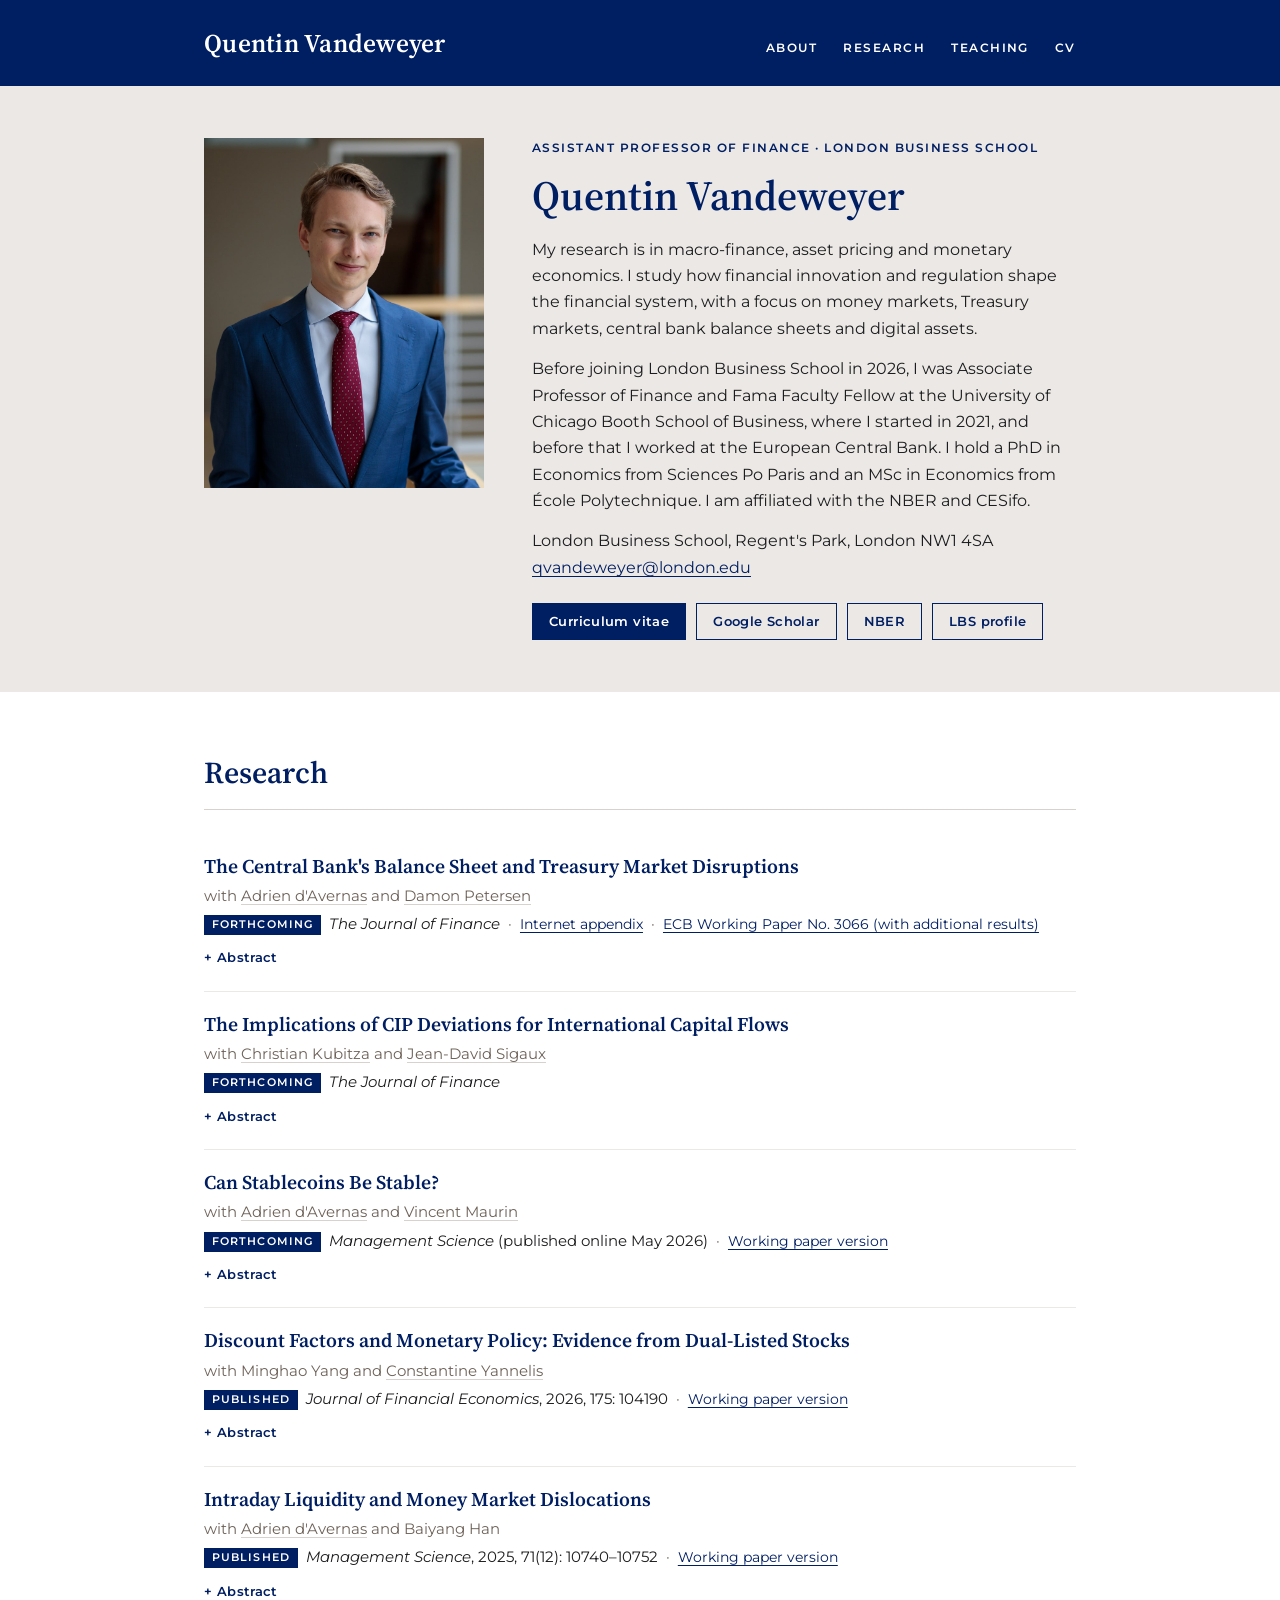
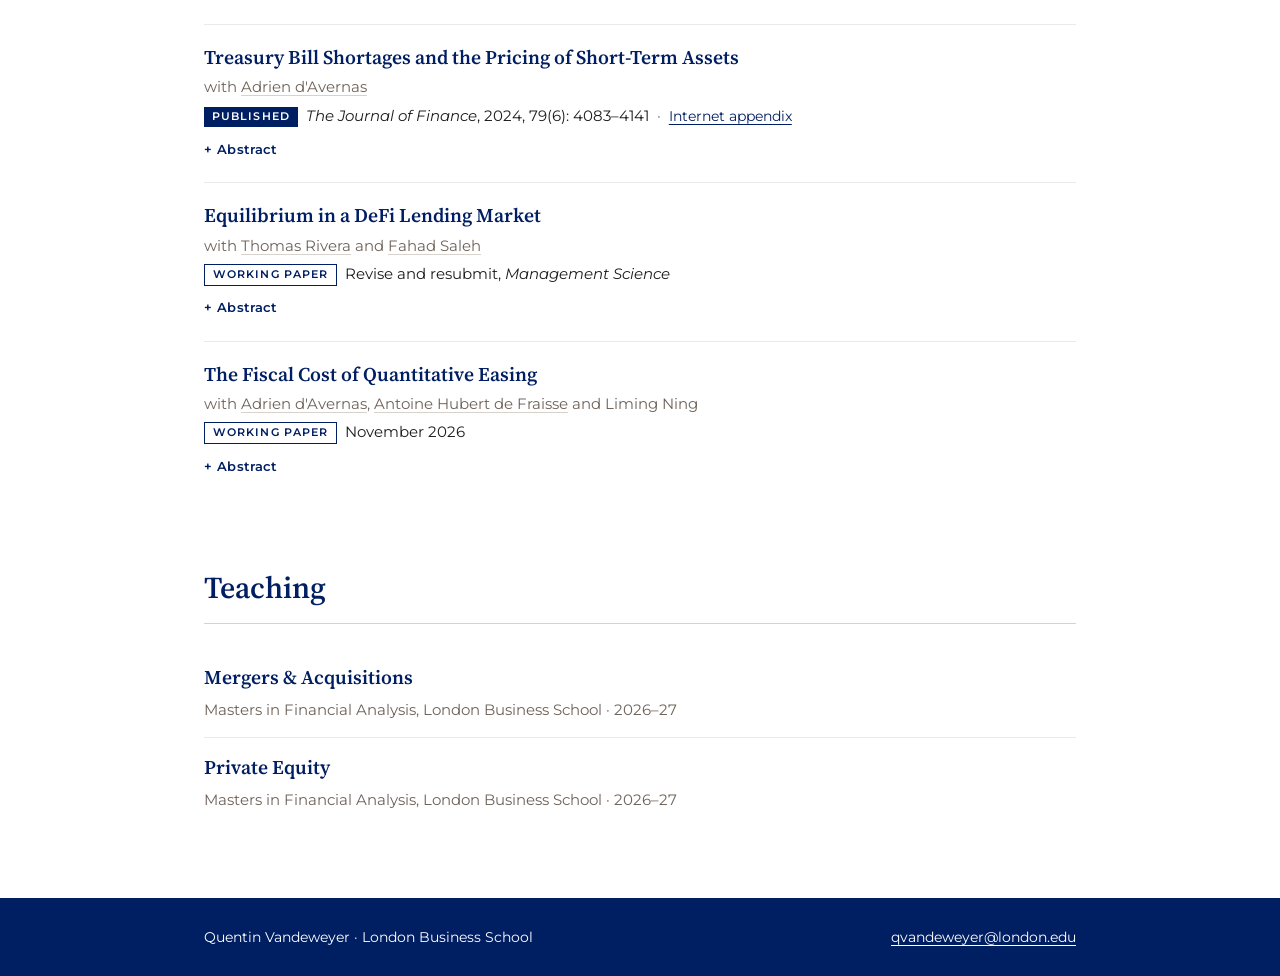
<file: index.html>
<!doctype html>
<html lang="en">
<head>
  <meta charset="utf-8">
  <meta name="viewport" content="width=device-width, initial-scale=1">
  <title>Quentin Vandeweyer</title>
  <meta name="description" content="Quentin Vandeweyer, Assistant Professor of Finance at London Business School. Research in macro-finance, asset pricing and monetary economics.">
  <link rel="icon" href="assets/favicon.svg" type="image/svg+xml">
  <link rel="preconnect" href="https://fonts.googleapis.com">
  <link rel="preconnect" href="https://fonts.gstatic.com" crossorigin>
  <link href="https://fonts.googleapis.com/css2?family=Montserrat:wght@400;600&family=Source+Serif+4:opsz,wght@8..60,600&display=swap" rel="stylesheet">
  <link rel="stylesheet" href="style.css">
</head>
<body>

<header class="masthead">
  <div class="wrap">
    <a class="name" href="#top">Quentin Vandeweyer</a>
    <nav>
      <a href="#about">About</a>
      <a href="#research">Research</a>
      <a href="#teaching">Teaching</a>
      <a href="cv/cv.pdf">CV</a>
    </nav>
  </div>
</header>

<main id="top">

<section class="intro" id="about">
  <div class="wrap">
    <img src="assets/photo.jpg" alt="Portrait of Quentin Vandeweyer" width="900" height="1125">
    <div>
      <p class="role">Assistant Professor of Finance &middot; London Business School</p>
      <h1>Quentin Vandeweyer</h1>
      <p>My research is in macro-finance, asset pricing and monetary economics. I study how financial innovation and regulation shape the financial system, with a focus on money markets, Treasury markets, central bank balance sheets and digital assets.</p>
      <p>Before joining London Business School in 2026, I was Associate Professor of Finance and Fama Faculty Fellow at the University of Chicago Booth School of Business, where I started in 2021, and before that I worked at the European Central Bank. I hold a PhD in Economics from Sciences Po Paris and an MSc in Economics from &Eacute;cole Polytechnique. I am affiliated with the NBER and CESifo.</p>
      <p>London Business School, Regent's Park, London NW1 4SA<br>
         <a href="mailto:qvandeweyer@london.edu">qvandeweyer@london.edu</a></p>
      <div class="links">
        <a class="primary" href="cv/cv.pdf">Curriculum vitae</a>
        <a href="https://scholar.google.com/citations?user=d5ex_toAAAAJ&amp;hl=en">Google Scholar</a>
        <a href="https://www.nber.org/people/quentin_vandeweyer">NBER</a>
        <a href="https://www.london.edu/faculty-and-research/faculty-profiles/q/quentin-vandeweyer">LBS profile</a>
      </div>
    </div>
  </div>
</section>

<div class="wrap">

<section class="block" id="research">
  <h2>Research</h2>
  <ol class="papers">
    <li class="paper">
      <h3><a href="papers/treasury_disruptions_jul2026.pdf">The Central Bank&#x27;s Balance Sheet and Treasury Market Disruptions</a></h3>
      <p class="authors">with <a href="https://www.adriendavernas.com/">Adrien d&#x27;Avernas</a> and <a href="https://www.damonpetersen.com/home">Damon Petersen</a></p>
      <p class="status"><span class="tag">Forthcoming</span><em>The Journal of Finance</em><span class="sep">&middot;</span><a class="extra" href="papers/treasury_disruptions_internet_appendix_jul2026.pdf">Internet appendix</a><span class="sep">&middot;</span><a class="extra" href="https://www.ecb.europa.eu/pub/pdf/scpwps/ecb.wp3066~0891594d15.en.pdf">ECB Working Paper No. 3066 (with additional results)</a></p>
      <details>
        <summary>Abstract</summary>
        <p>We study how banking regulation and the central bank balance sheet jointly influence Treasury market fragility. In a dynamic general equilibrium model, leverage-ratio requirements push Treasuries from banks to unregulated hedge funds that arbitrage the cash-futures basis, while intraday reserve regulations constrain banks&#x27; repo lending to hedge funds when repo funding is stressed. As a result, the likelihood and severity of disruptions&mdash;and, via hedge funds&#x27; compensation for liquidity risk, the cash-futures basis&mdash;depend on the size of the central bank&#x27;s balance sheet and the expected duration of shocks.</p>
      </details>
    </li>

    <li class="paper">
      <h3><a href="papers/cip_deviations_sep2026.pdf">The Implications of CIP Deviations for International Capital Flows</a></h3>
      <p class="authors">with <a href="https://www.christiankubitza.com/">Christian Kubitza</a> and <a href="https://sites.google.com/site/jeandavidsigaux">Jean-David Sigaux</a></p>
      <p class="status"><span class="tag">Forthcoming</span><em>The Journal of Finance</em></p>
      <details>
        <summary>Abstract</summary>
        <p>We study how deviations from covered interest rate parity affect international capital flows using novel data that combine euro-area FX derivatives with securities holdings statistics. Non-bank investors hedge nearly half of their USD exposures, primarily with short-term derivatives, creating a significant maturity mismatch with their bond holdings. Consistent with a currency-hedging channel, USD bond holdings decline following a widening of the USD&ndash;EUR cross-currency basis, especially for investors with larger hedging rollover needs. These bond-demand shifts significantly affect U.S. and euro-area bond prices. Our findings establish a new determinant of international capital flows with important consequences for financial stability.</p>
      </details>
    </li>

    <li class="paper">
      <h3><a href="https://doi.org/10.1287/mnsc.2024.06992">Can Stablecoins Be Stable?</a></h3>
      <p class="authors">with <a href="https://www.adriendavernas.com/">Adrien d&#x27;Avernas</a> and <a href="https://sites.google.com/site/vincentmmaurin/home">Vincent Maurin</a></p>
      <p class="status"><span class="tag">Forthcoming</span><em>Management Science</em> (published online May 2026)<span class="sep">&middot;</span><a class="extra" href="papers/stablecoins_feb2026.pdf">Working paper version</a></p>
      <details>
        <summary>Abstract</summary>
        <p>This paper provides a general model of stablecoins, cryptocurrencies pegged to a traditional currency. We characterize the optimal design of a stablecoin protocol that generates seigniorage fees from issuance. We use this framework to assess the ability of various protocol designs to maintain the peg. Our model rationalizes algorithmic backing of stablecoins but highlights its greater fragility relative to collateralization. Immutable smart contracts improve stability because the issuer suffers from a commitment problem. Even under full collateralization, promises to repurchase stablecoins when demand drops are not credible. Alternatively, the protocol can restore commitment by decentralizing issuance, and this highlights a new benefit of DeFi protocols.</p>
      </details>
    </li>

    <li class="paper">
      <h3><a href="https://doi.org/10.1016/j.jfineco.2025.104190">Discount Factors and Monetary Policy: Evidence from Dual-Listed Stocks</a></h3>
      <p class="authors">with Minghao Yang and <a href="https://www.econ.cam.ac.uk/people/academic/constantine-yannelis">Constantine Yannelis</a></p>
      <p class="status"><span class="tag">Published</span><em>Journal of Financial Economics</em>, 2026, 175: 104190<span class="sep">&middot;</span><a class="extra" href="papers/dual_listed_aug2025.pdf">Working paper version</a></p>
      <details>
        <summary>Abstract</summary>
        <p>This paper studies the transmission of monetary policy to the stock market through investors&#x27; discount factors. To isolate this channel, we investigate the effect of US monetary policy surprises on the ratio of prices of the same stock listed simultaneously in Hong Kong and Mainland China. We identify a strong discount rate channel driven exclusively by cycle-amplifying surprises, defined as rate cuts during easing cycles and surprise hikes during tightening cycles. A 100 basis point of such cycle-amplifying surprise induces a 30 basis point change in the price ratio within five days.</p>
      </details>
    </li>

    <li class="paper">
      <h3><a href="https://doi.org/10.1287/mnsc.2023.04037">Intraday Liquidity and Money Market Dislocations</a></h3>
      <p class="authors">with <a href="https://www.adriendavernas.com/">Adrien d&#x27;Avernas</a> and Baiyang Han</p>
      <p class="status"><span class="tag">Published</span><em>Management Science</em>, 2025, 71(12): 10740&ndash;10752<span class="sep">&middot;</span><a class="extra" href="papers/intraday_liquidity_draft_december_2024.pdf">Working paper version</a></p>
      <details>
        <summary>Abstract</summary>
        <p>This paper proposes a new model of monetary policy implementation to account for two key developments: (i) the introduction of intraday liquidity requirements and (ii) the decreasing relevance of the federal funds market in favor of repurchase agreement (repo) markets with nonbank participants. Our paper studies how liquidity requirements prevent banks from arbitraging between the fed funds and repo markets and generate large repo spikes. We propose a simple measure of excess intraday reserves. Consistent with our theory, this metric is close to zero in 2019Q2, when U.S. repo markets experienced a spike of 400 basis points.</p>
      </details>
    </li>

    <li class="paper">
      <h3><a href="https://doi.org/10.1111/jofi.13376">Treasury Bill Shortages and the Pricing of Short-Term Assets</a></h3>
      <p class="authors">with <a href="https://www.adriendavernas.com/">Adrien d&#x27;Avernas</a></p>
      <p class="status"><span class="tag">Published</span><em>The Journal of Finance</em>, 2024, 79(6): 4083&ndash;4141<span class="sep">&middot;</span><a class="extra" href="papers/t-bill-shortage-internet-appendix.pdf">Internet appendix</a></p>
      <details>
        <summary>Abstract</summary>
        <p>We propose a model of post-Great Financial Crisis (GFC) money markets and monetary policy implementation. In our framework, capital regulation may deter banks from intermediating liquidity derived from holding reserves to shadow banks. Consequently, money markets can be segmented, and the scarcity of Treasury bills available to shadow banks is the main driver of short-term spreads. In this regime, open market operations have an inverse effect on net liquidity provision when swapping ample reserves for scarce T-bills or repos. Our model quantitatively accounts for post-2010 time series for repo rates, T-bill yields, and the Fed&#x27;s reverse repo facility usage.</p>
      </details>
    </li>

    <li class="paper">
      <h3><a href="papers/defi_lending_sep2026.pdf">Equilibrium in a DeFi Lending Market</a></h3>
      <p class="authors">with <a href="https://sites.google.com/site/thomasjriveraecon/home">Thomas Rivera</a> and <a href="https://www.fahadsaleh.com/">Fahad Saleh</a></p>
      <p class="status"><span class="tag wp">Working paper</span>Revise and resubmit, <em>Management Science</em></p>
      <details>
        <summary>Abstract</summary>
        <p>We provide an economic model of a Decentralized Lending Protocol (DLP) and analyze its novel pricing mechanism. We show that the mechanism admits a unique equilibrium under general conditions, allowing for risk aversion and incomplete information. Additionally, we demonstrate that when borrowers and lenders are fully informed about the state of the credit market, then the DLP can generate approximately efficient interest rates even if the DLP pricing mechanism cannot condition on the state of the credit market. In contrast, we show that if users face uncertainty about the state of the credit market, then any DLP pricing mechanism must generate interest rates that are inefficient. Given these findings, our results highlight that the key inefficiency of the DLP pricing mechanism arises from uncertainty faced by DLP users.</p>
      </details>
    </li>

    <li class="paper">
      <h3><a href="papers/fiscal_cost_qe_nov2026.pdf">The Fiscal Cost of Quantitative Easing</a></h3>
      <p class="authors">with <a href="https://www.adriendavernas.com/">Adrien d&#x27;Avernas</a>, <a href="https://antoinehubertdefraisse.github.io/">Antoine Hubert de Fraisse</a> and Liming Ning</p>
      <p class="status"><span class="tag wp">Working paper</span>November 2026</p>
      <details>
        <summary>Abstract</summary>
        <p>Quantitative easing (QE) shortens the duration of the consolidated public balance sheet, swapping long-term government bonds for short, floating-rate liabilities and shifting interest-rate risk onto taxpayers. In segmented bond markets this transfer can support real activity, but the state-contingent losses must be financed with distortionary taxes. We quantify the ex ante fiscal-efficiency cost by mapping forecasted QE-portfolio returns into expected tax deadweight losses. Across U.S. QE programs, the expected cost is 0.35% of GDP&mdash;below published output-effect estimates&mdash;with a conservative bound of 1.35%. Yet the distribution is wide: across programs, 95th-percentile losses sum to 6.65% of GDP.</p>
      </details>
    </li>

  </ol>
</section>

<section class="block" id="teaching">
  <h2>Teaching</h2>
  <ul class="courses">
    <li class="course">
      <h3>Mergers &amp; Acquisitions</h3>
      <p class="authors">Masters in Financial Analysis, London Business School &middot; 2026&ndash;27</p>
    </li>
    <li class="course">
      <h3>Private Equity</h3>
      <p class="authors">Masters in Financial Analysis, London Business School &middot; 2026&ndash;27</p>
    </li>
  </ul>
</section>

</div>
</main>

<footer>
  <div class="wrap">
    <span>Quentin Vandeweyer &middot; London Business School</span>
    <a href="mailto:qvandeweyer@london.edu">qvandeweyer@london.edu</a>
  </div>
</footer>

</body>
</html>
</file>
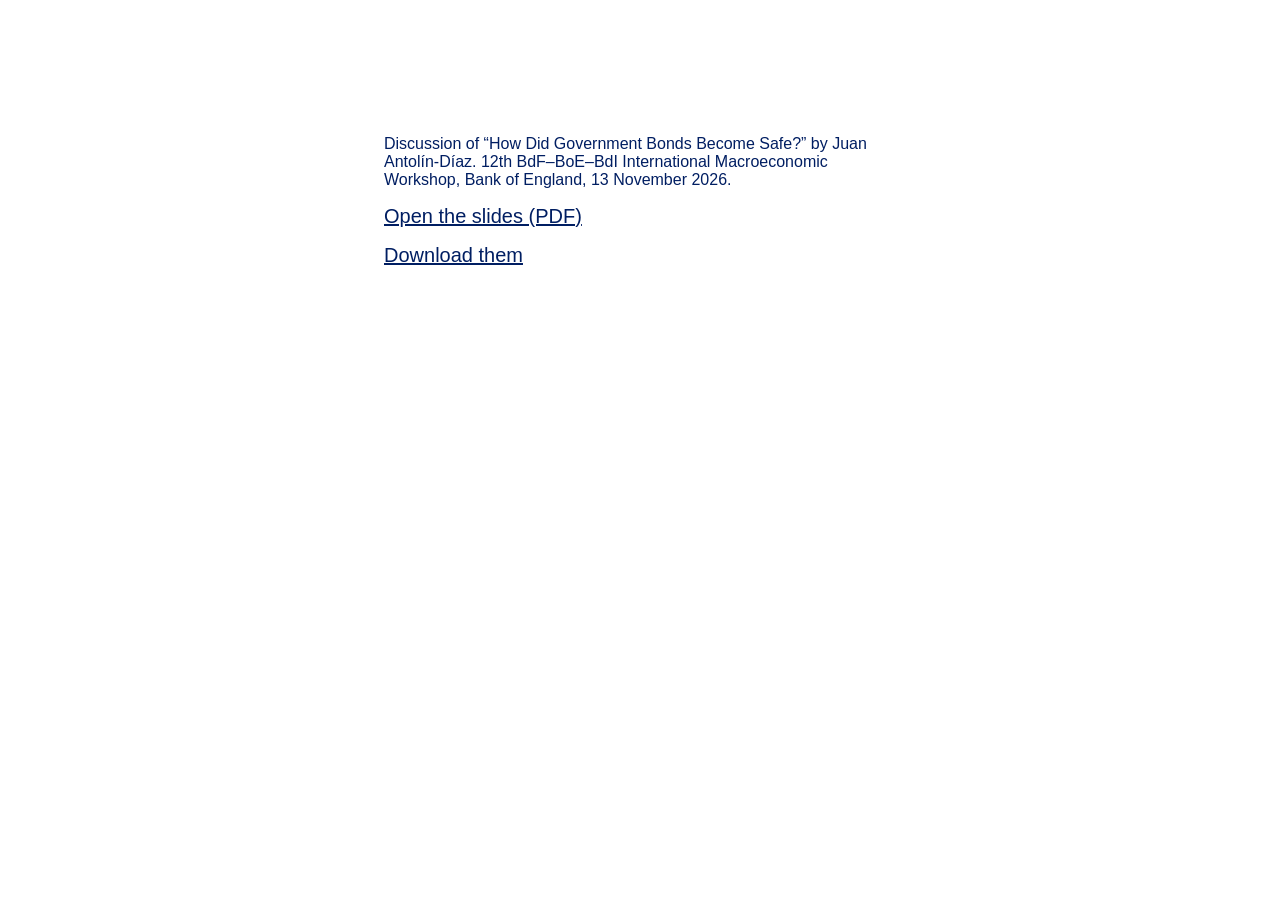
<file: boe2026/index.html>
<!doctype html>
<html lang="en">
<head>
<meta charset="utf-8">
<meta name="viewport" content="width=device-width, initial-scale=1">
<meta name="robots" content="noindex, nofollow">
<title>Slides</title>
<meta http-equiv="refresh" content="0; url=Discussion_AntolinDiaz_BoE_IMW_2026.pdf">
<style>
  body { font-family: -apple-system, "Helvetica Neue", Arial, sans-serif; margin: 15vh auto; max-width: 32rem; padding: 0 1rem; color: #001E62; }
  a { display: block; margin: 1rem 0; font-size: 1.25rem; color: #001E62; }
</style>
</head>
<body>
<p>Discussion of &ldquo;How Did Government Bonds Become Safe?&rdquo; by Juan Antol&iacute;n-D&iacute;az. 12th BdF&ndash;BoE&ndash;BdI International Macroeconomic Workshop, Bank of England, 13 November 2026.</p>
<a href="Discussion_AntolinDiaz_BoE_IMW_2026.pdf">Open the slides (PDF)</a>
<a href="Discussion_AntolinDiaz_BoE_IMW_2026.pdf" download>Download them</a>
</body>
</html>
</file>
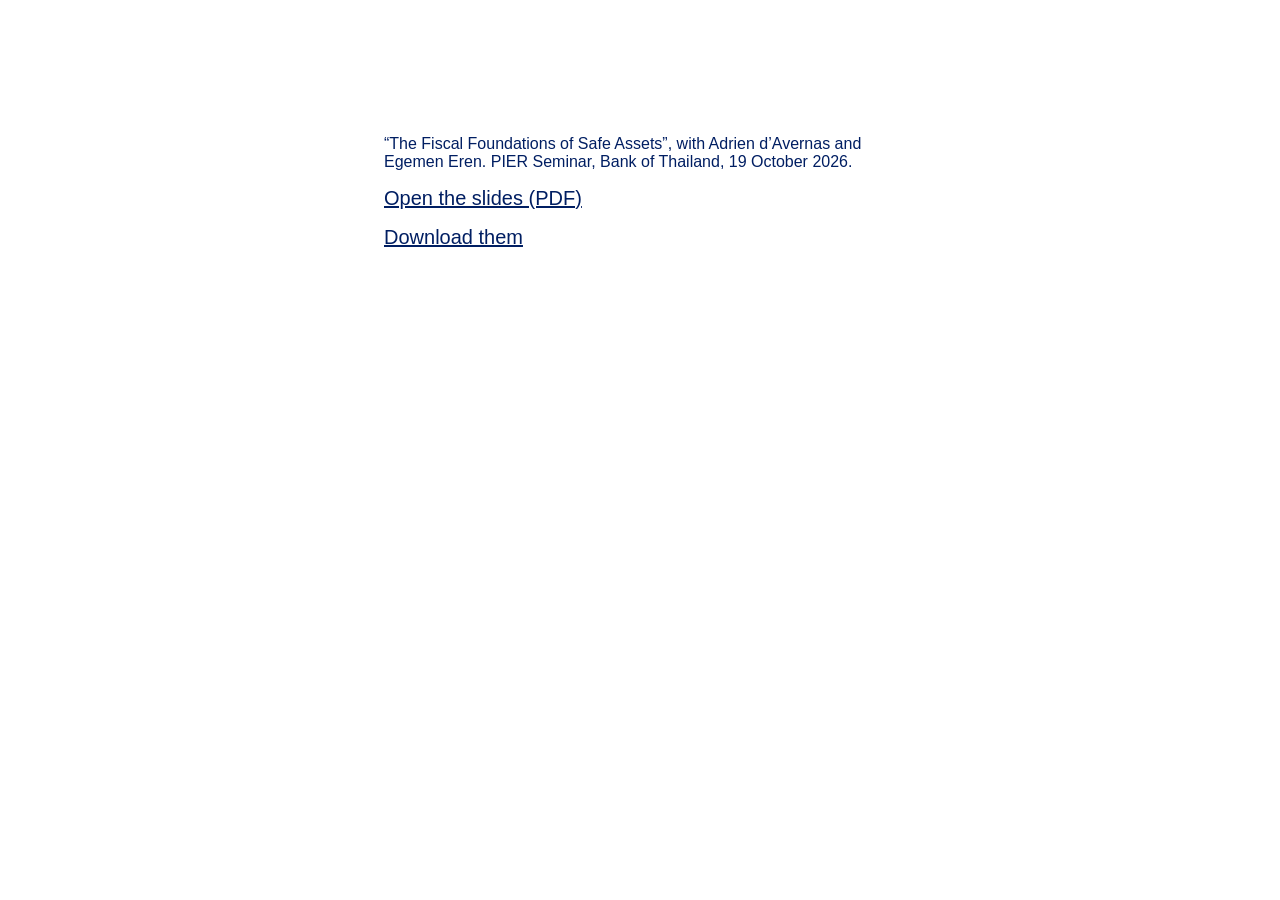
<file: bot2026/index.html>
<!doctype html>
<html lang="en">
<head>
<meta charset="utf-8">
<meta name="viewport" content="width=device-width, initial-scale=1">
<meta name="robots" content="noindex, nofollow">
<title>Slides</title>
<meta http-equiv="refresh" content="0; url=Fiscal_Foundations_of_Safe_Assets_BOT2026.pdf">
<style>
  body { font-family: -apple-system, "Helvetica Neue", Arial, sans-serif; margin: 15vh auto; max-width: 32rem; padding: 0 1rem; color: #001E62; }
  a { display: block; margin: 1rem 0; font-size: 1.25rem; color: #001E62; }
</style>
</head>
<body>
<p>&ldquo;The Fiscal Foundations of Safe Assets&rdquo;, with Adrien d&rsquo;Avernas and Egemen Eren. PIER Seminar, Bank of Thailand, 19 October 2026.</p>
<a href="Fiscal_Foundations_of_Safe_Assets_BOT2026.pdf">Open the slides (PDF)</a>
<a href="Fiscal_Foundations_of_Safe_Assets_BOT2026.pdf" download>Download them</a>
</body>
</html>
</file>
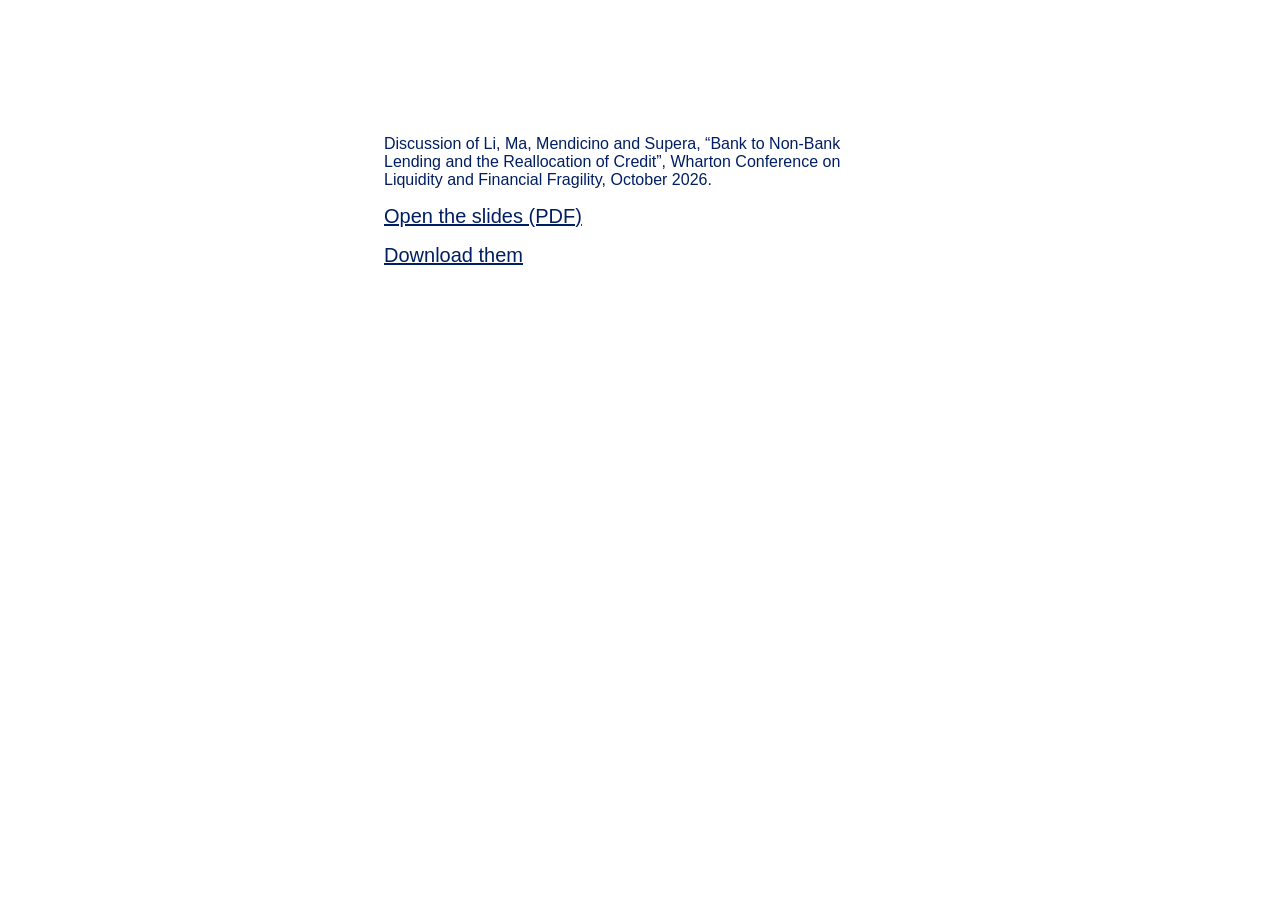
<file: liquidityconference2026/index.html>
<!doctype html>
<html lang="en">
<head>
<meta charset="utf-8">
<meta name="viewport" content="width=device-width, initial-scale=1">
<meta name="robots" content="noindex, nofollow">
<title>Slides</title>
<meta http-equiv="refresh" content="0; url=Vandeweyer_Discussion_Wharton2026.pdf">
<style>
  body { font-family: -apple-system, "Helvetica Neue", Arial, sans-serif; margin: 15vh auto; max-width: 32rem; padding: 0 1rem; color: #001E62; }
  a { display: block; margin: 1rem 0; font-size: 1.25rem; color: #001E62; }
</style>
</head>
<body>
<p>Discussion of Li, Ma, Mendicino and Supera, &ldquo;Bank to Non-Bank Lending and the Reallocation of Credit&rdquo;, Wharton Conference on Liquidity and Financial Fragility, October 2026.</p>
<a href="Vandeweyer_Discussion_Wharton2026.pdf">Open the slides (PDF)</a>
<a href="Vandeweyer_Discussion_Wharton2026.pdf" download>Download them</a>
</body>
</html>
</file>
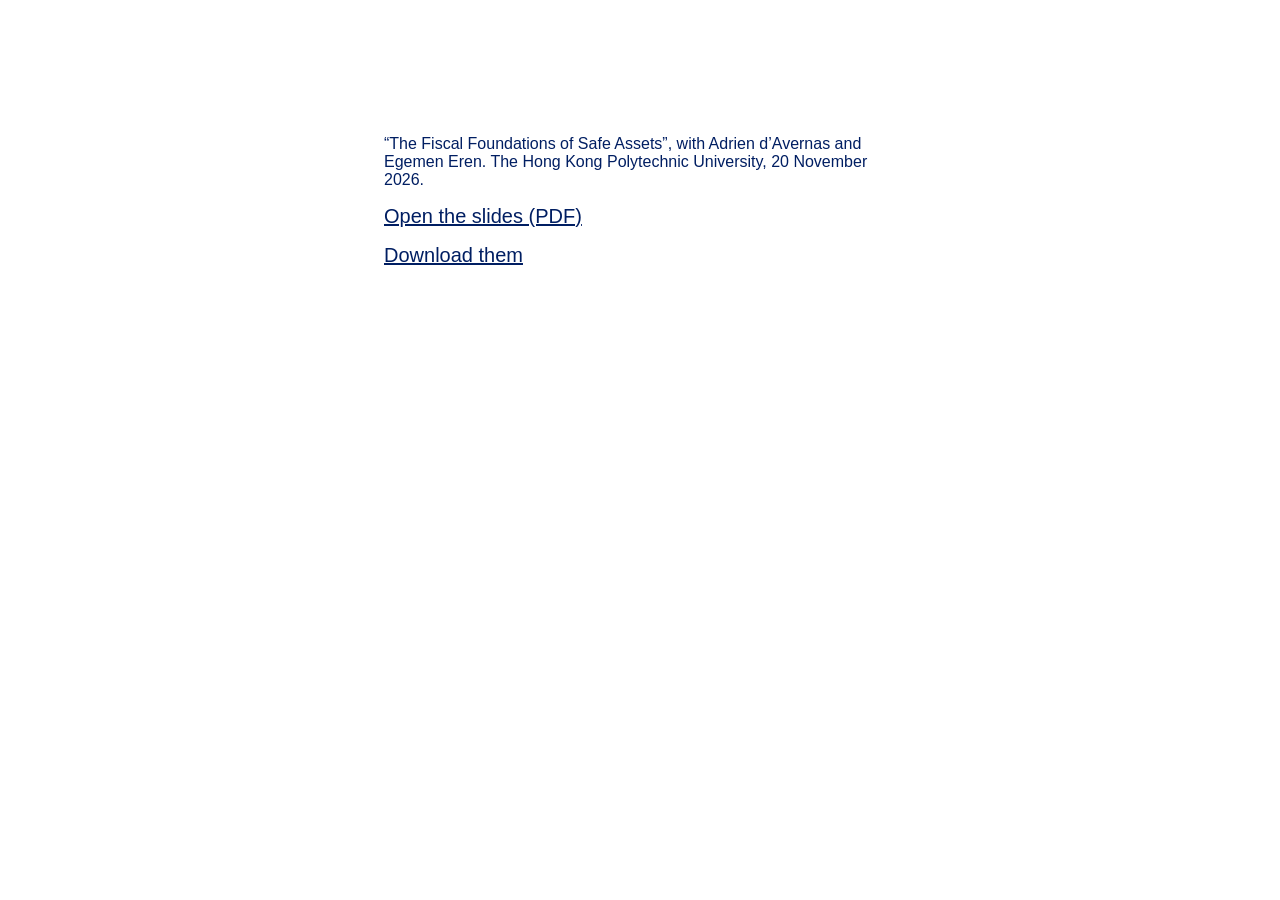
<file: polyu2026/index.html>
<!doctype html>
<html lang="en">
<head>
<meta charset="utf-8">
<meta name="viewport" content="width=device-width, initial-scale=1">
<meta name="robots" content="noindex, nofollow">
<title>Slides</title>
<meta http-equiv="refresh" content="0; url=Fiscal_Foundations_of_Safe_Assets_PolyU2026.pdf">
<style>
  body { font-family: -apple-system, "Helvetica Neue", Arial, sans-serif; margin: 15vh auto; max-width: 32rem; padding: 0 1rem; color: #001E62; }
  a { display: block; margin: 1rem 0; font-size: 1.25rem; color: #001E62; }
</style>
</head>
<body>
<p>&ldquo;The Fiscal Foundations of Safe Assets&rdquo;, with Adrien d&rsquo;Avernas and Egemen Eren. The Hong Kong Polytechnic University, 20 November 2026.</p>
<a href="Fiscal_Foundations_of_Safe_Assets_PolyU2026.pdf">Open the slides (PDF)</a>
<a href="Fiscal_Foundations_of_Safe_Assets_PolyU2026.pdf" download>Download them</a>
</body>
</html>
</file>
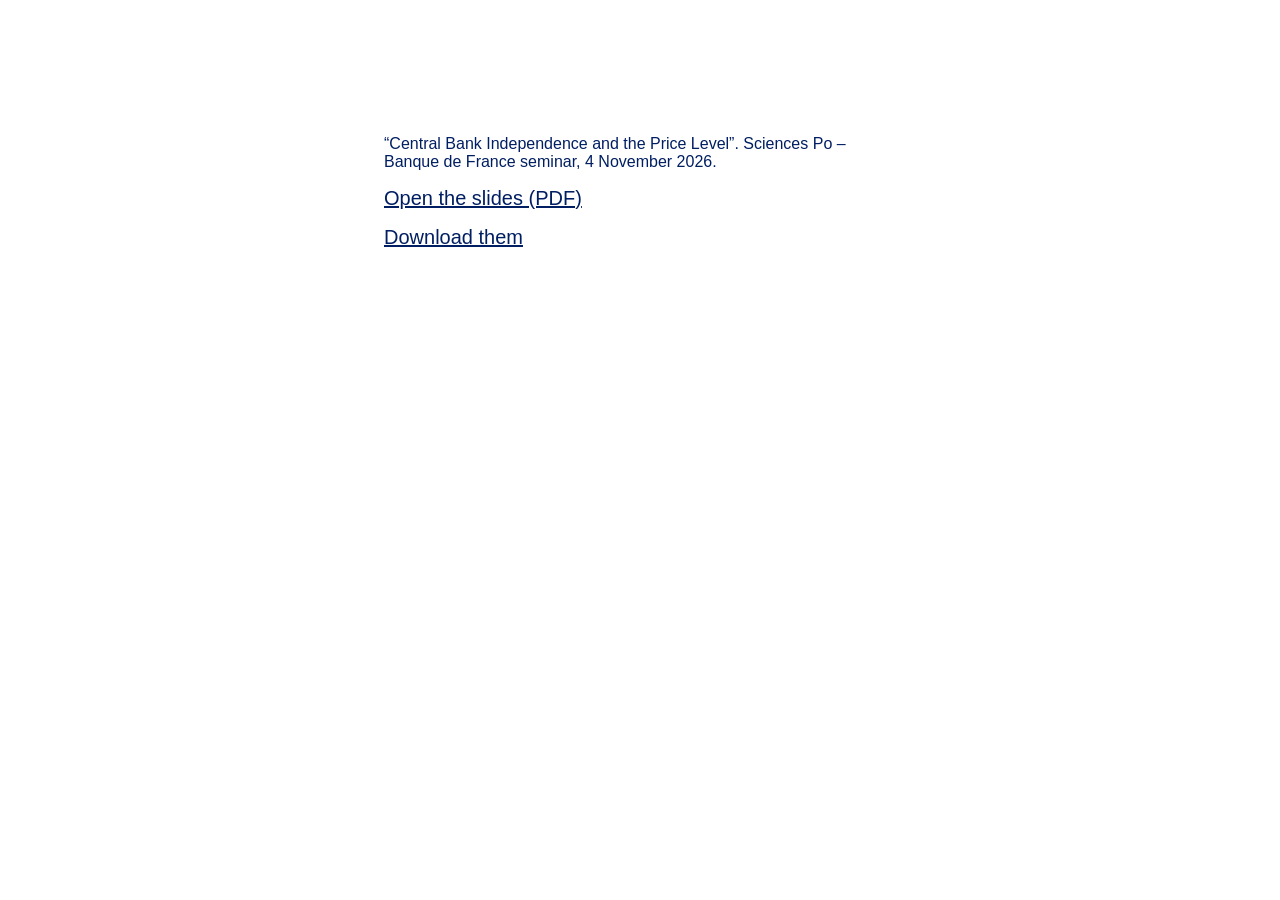
<file: sciencespo2026/index.html>
<!doctype html>
<html lang="en">
<head>
<meta charset="utf-8">
<meta name="viewport" content="width=device-width, initial-scale=1">
<meta name="robots" content="noindex, nofollow">
<title>Slides</title>
<meta http-equiv="refresh" content="0; url=Central_Bank_Independence_SciencesPo_BdF_2026.pdf">
<style>
  body { font-family: -apple-system, "Helvetica Neue", Arial, sans-serif; margin: 15vh auto; max-width: 32rem; padding: 0 1rem; color: #001E62; }
  a { display: block; margin: 1rem 0; font-size: 1.25rem; color: #001E62; }
</style>
</head>
<body>
<p>&ldquo;Central Bank Independence and the Price Level&rdquo;. Sciences Po &ndash; Banque de France seminar, 4 November 2026.</p>
<a href="Central_Bank_Independence_SciencesPo_BdF_2026.pdf">Open the slides (PDF)</a>
<a href="Central_Bank_Independence_SciencesPo_BdF_2026.pdf" download>Download them</a>
</body>
</html>
</file>
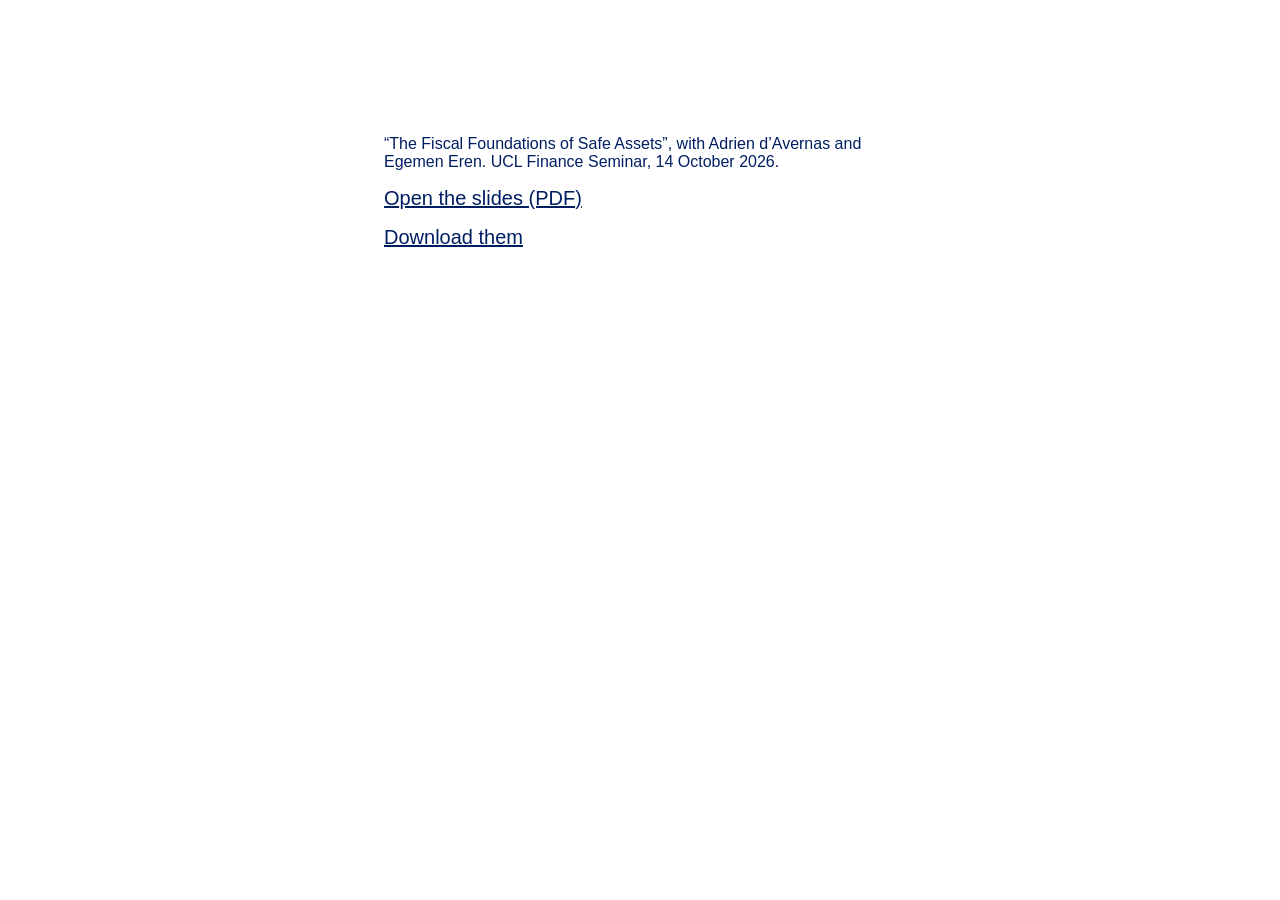
<file: ucl2026/index.html>
<!doctype html>
<html lang="en">
<head>
<meta charset="utf-8">
<meta name="viewport" content="width=device-width, initial-scale=1">
<meta name="robots" content="noindex, nofollow">
<title>Slides</title>
<meta http-equiv="refresh" content="0; url=Fiscal_Foundations_of_Safe_Assets_UCL2026.pdf">
<style>
  body { font-family: -apple-system, "Helvetica Neue", Arial, sans-serif; margin: 15vh auto; max-width: 32rem; padding: 0 1rem; color: #001E62; }
  a { display: block; margin: 1rem 0; font-size: 1.25rem; color: #001E62; }
</style>
</head>
<body>
<p>&ldquo;The Fiscal Foundations of Safe Assets&rdquo;, with Adrien d&rsquo;Avernas and Egemen Eren. UCL Finance Seminar, 14 October 2026.</p>
<a href="Fiscal_Foundations_of_Safe_Assets_UCL2026.pdf">Open the slides (PDF)</a>
<a href="Fiscal_Foundations_of_Safe_Assets_UCL2026.pdf" download>Download them</a>
</body>
</html>
</file>
<file: style.css>
:root {
  --navy: #001e62;
  --navy-soft: #5f739b;
  --stone: #ebe8e5;
  --stone-line: #d7d2cb;
  --ink: #1d1d1f;
  --muted: #6e6259;
  --bg: #ffffff;
  --serif: "Source Serif 4", Georgia, serif;
  --sans: "Montserrat", "Helvetica Neue", Arial, sans-serif;
}

* { box-sizing: border-box; }

html { scroll-behavior: smooth; }

body {
  margin: 0;
  background: var(--bg);
  color: var(--ink);
  font-family: var(--sans);
  font-size: 16px;
  line-height: 1.65;
}

a { color: var(--navy); text-underline-offset: 3px; }
a:hover { color: var(--navy-soft); }

.wrap { max-width: 920px; margin: 0 auto; padding: 0 24px; }

/* Header */
.masthead { background: var(--navy); color: #fff; }
.masthead .wrap {
  display: flex; flex-wrap: wrap; align-items: baseline; justify-content: space-between;
  gap: 8px 32px; padding-top: 22px; padding-bottom: 22px;
}
.masthead .name {
  font-family: var(--serif); font-weight: 600; font-size: 1.6rem; letter-spacing: 0.01em;
  color: #fff; text-decoration: none;
}
.masthead nav { display: flex; flex-wrap: wrap; gap: 4px 26px; }
.masthead nav a {
  color: #fff; text-decoration: none; font-size: 0.78rem; font-weight: 600;
  letter-spacing: 0.12em; text-transform: uppercase; padding-bottom: 3px;
  border-bottom: 2px solid transparent;
}
.masthead nav a:hover { color: #fff; border-bottom-color: #fff; }

/* Intro */
.intro { background: var(--stone); }
.intro .wrap {
  display: grid; grid-template-columns: 280px 1fr; gap: 48px; align-items: start;
  padding-top: 52px; padding-bottom: 52px;
}
.intro img { width: 100%; height: auto; display: block; }
.role {
  margin: 0 0 4px; font-size: 0.78rem; font-weight: 600; letter-spacing: 0.12em;
  text-transform: uppercase; color: var(--navy);
}
.intro h1 {
  margin: 0 0 18px; font-family: var(--serif); font-weight: 600; font-size: 2.6rem;
  line-height: 1.1; color: var(--navy);
}
.intro p { margin: 0 0 14px; }
.links { display: flex; flex-wrap: wrap; gap: 10px; margin-top: 22px; }
.links a {
  display: inline-block; padding: 7px 16px; border: 1.5px solid var(--navy);
  font-size: 0.8rem; font-weight: 600; text-decoration: none; letter-spacing: 0.03em;
}
.links a.primary { background: var(--navy); color: #fff; }
.links a:hover { background: var(--navy); color: #fff; }

/* Sections */
section.block { padding: 56px 0 8px; }
section.block h2 {
  font-family: var(--serif); font-weight: 600; font-size: 1.9rem; color: var(--navy);
  margin: 0 0 24px; padding-bottom: 10px; border-bottom: 1px solid var(--stone-line);
}

/* Papers */
.papers { list-style: none; margin: 0; padding: 0; }
.paper { padding: 20px 0; border-bottom: 1px solid var(--stone); }
.paper:last-child { border-bottom: 0; }
.paper h3 {
  margin: 0 0 4px; font-family: var(--serif); font-weight: 600; font-size: 1.22rem; line-height: 1.35;
}
.paper h3 a { text-decoration: none; }
.paper h3 a:hover { text-decoration: underline; }
.authors { margin: 0; color: var(--muted); font-size: 0.92rem; }
.status { margin: 4px 0 0; font-size: 0.92rem; }
.authors a { color: inherit; text-decoration-color: var(--stone-line); }
.authors a:hover { color: var(--navy); }
.status em { font-style: italic; }
.tag {
  display: inline-block; margin-right: 8px; padding: 1px 8px; font-size: 0.68rem; font-weight: 600;
  letter-spacing: 0.1em; text-transform: uppercase; vertical-align: 1px;
  background: var(--navy); color: #fff;
}
.tag.wp { background: transparent; color: var(--navy); border: 1px solid var(--navy); }
.paper details { margin-top: 8px; }
.paper summary {
  display: inline-block; cursor: pointer; font-size: 0.8rem; font-weight: 600; color: var(--navy);
  letter-spacing: 0.03em; list-style: none;
}
.paper summary::-webkit-details-marker { display: none; }
.paper summary::before { content: "+ "; }
.paper details[open] summary::before { content: "\2212  "; }
.paper .extra { font-size: 0.85rem; }
.paper .sep { margin: 0 8px; color: var(--muted); }
.paper details p { margin: 10px 0 0; font-size: 0.93rem; max-width: 72ch; }


.courses { list-style: none; margin: 0; padding: 0; }
.course { padding: 14px 0; border-bottom: 1px solid var(--stone); }
.course:last-child { border-bottom: 0; }
.course h3 { margin: 0 0 4px; font-family: var(--serif); font-weight: 600; font-size: 1.22rem; color: var(--navy); }
.empty { color: var(--muted); margin: 0; }

/* Footer */
footer { margin-top: 64px; background: var(--navy); color: #fff; font-size: 0.85rem; }
footer .wrap { padding-top: 28px; padding-bottom: 28px; display: flex; flex-wrap: wrap; justify-content: space-between; gap: 12px; }
footer a { color: #fff; }

@media (max-width: 720px) {
  .wrap { padding: 0 16px; }
  .intro .wrap { grid-template-columns: 1fr; gap: 24px; padding-top: 32px; padding-bottom: 36px; }
  .intro img { max-width: 260px; }
  .intro h1 { font-size: 2.1rem; }
  section.block { padding-top: 40px; }
}
</file>
